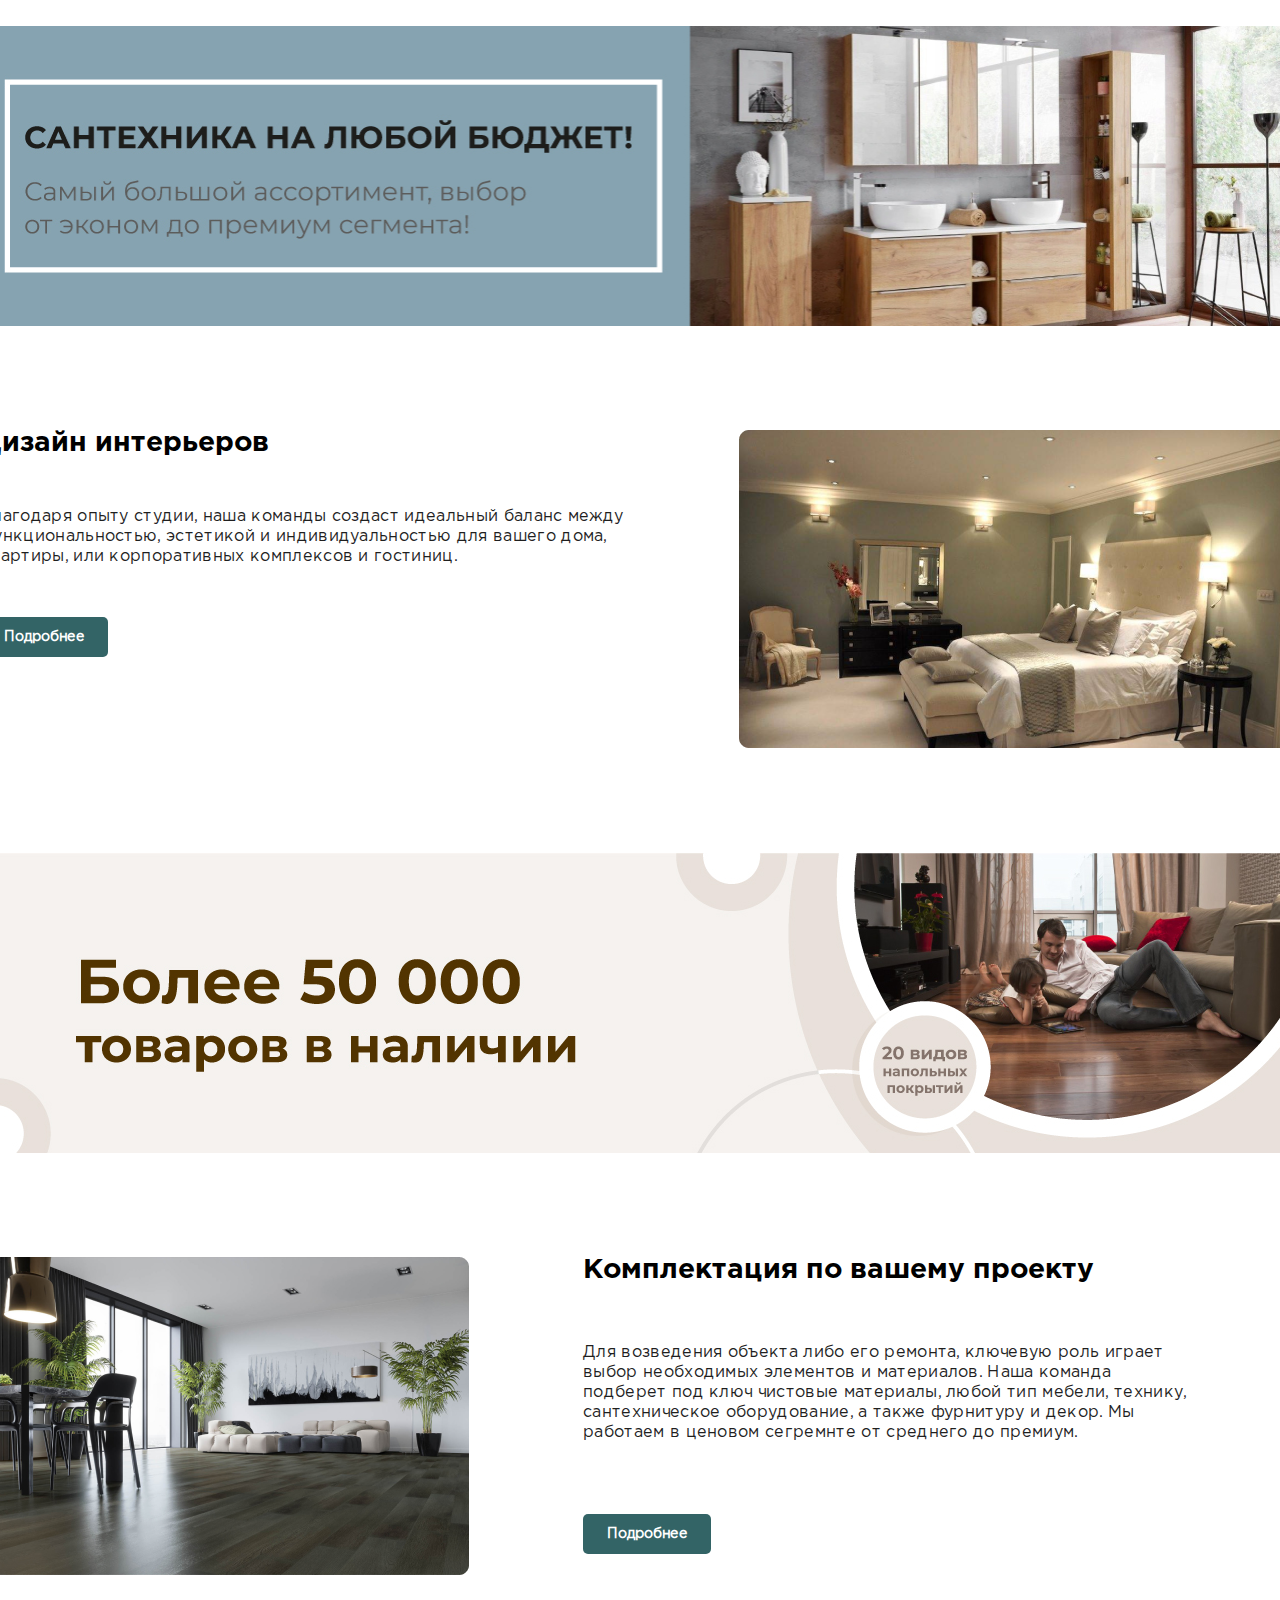
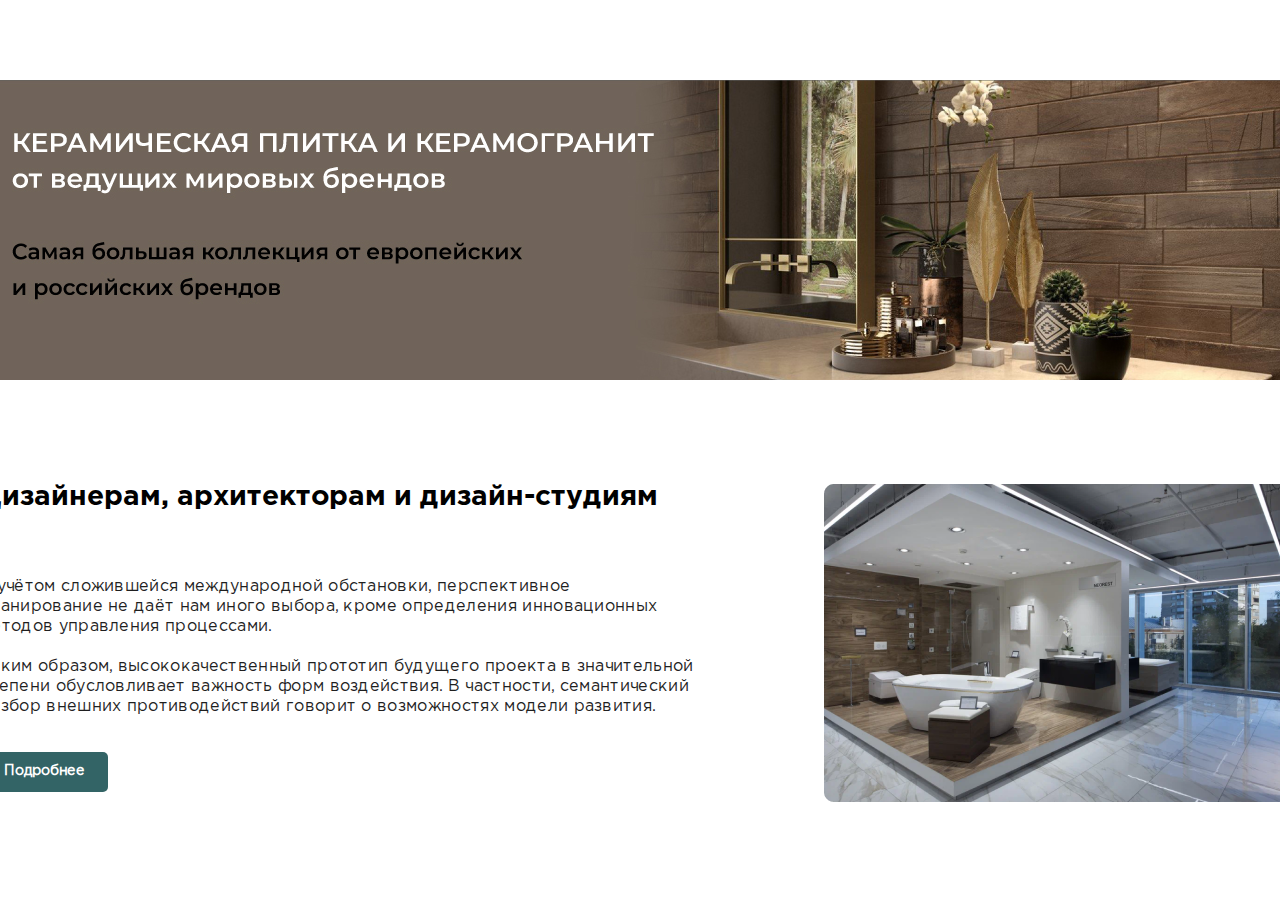
<file: index.html>
<!DOCTYPE html>
<html lang="en">
<head>
    <meta charset="UTF-8">
    <meta http-equiv="X-UA-Compatible" content="IE=edge">
    <meta name="viewport" content="width=device-width, initial-scale=1.0">
    <link rel="stylesheet" href="./normalize.css">
    <link rel="stylesheet" href="./style.css">
    <title>Document</title>
</head>
<body>
    <main class="main">
        <!-- offer -->
        <section class="offer">
            <div class="container">
                <div class="offer__container">
                    <div class="offer__image">
                        <img class="offer__image_img" src="./image/offer__image.png" alt="offer">
                    </div>
                </div>
            </div>
        </section>



        <!-- design -->
        <section class="design">
            <div class="container">
                <div class="design__container">
                    <div class="design__text">
                        <h2 class="design__title">Дизайн интерьеров</h2>
                        <h3 class="design__subtitle">Благодаря опыту студии, наша команды создаст идеальный баланс между функциональностью, эстетикой и индивидуальностью для вашего дома, квартиры, или корпоративных комплексов и гостиниц. </h3>
                        <button class="design__button">Подробнее</button>
                    </div>
                    <div class="design__image">
                        <img src="./image/design__image.png" alt="design" class="design__image_img">
                    </div>
                </div>
            </div>
        </section>



        <!-- product -->
        <section class="product">
            <div class="container">
                <div class="product__image">
                    <img src="./image/product__image.png" alt="product" class="product__image_img">
                </div>
            </div>
        </section>



        <!-- complectation -->
        <section class="complectation">
            <div class="container">
                <div class="complectation__container">
                    <div class="complectation__image">
                        <img src="./image/complectation__image.png" alt="complectation" class="complectation__image_img">
                    </div>
                    <div class="complectation__text">
                        <h2 class="complectation__title">Комплектация по вашему проекту</h2>
                        <h3 class="complectation__subtitle">Для возведения объекта либо его ремонта, ключевую роль играет выбор необходимых элементов и материалов. Наша команда подберет под ключ чистовые материалы, любой тип мебели, технику, сантехническое оборудование, а также фурнитуру и декор. Мы работаем в ценовом сегремнте от среднего до премиум.</h3>
                        <button class="complectation__button">Подробнее</button>
                    </div>
                </div>
            </div>
        </section>



        <!-- brands -->
        <section class="brands">
            <div class="container">
                <div class="brands__image">
                    <img src="./image/brands__image.png" alt="brands" class="brands__image_img">
                </div>
            </div>
        </section>



        <!-- designers -->
        <section class="designers">
            <div class="container">
                <div class="designers__container">
                    <div class="designers__text">
                        <h2 class="designers__title">Дизайнерам, архитекторам и дизайн-студиям</h2>
                        <h3 class="designers__subtitle">С учётом сложившейся международной обстановки, перспективное        планирование не даёт нам иного выбора, кроме определения инновационных методов управления процессами.
                            <br>
                            <br>
                        Таким образом, высококачественный прототип будущего проекта в значительной степени обусловливает важность форм воздействия. В частности, семантический разбор внешних противодействий говорит о возможностях модели развития.</h3>
                        <button class="designers__button">Подробнее</button>
                    </div>
                    <div class="designers__image">
                        <img src="./image/designers__image.png" alt="designers" class="designers__image_img">
                    </div>
                </div>
            </div>
        </section>
    </main>
</body>
</html>
</file>
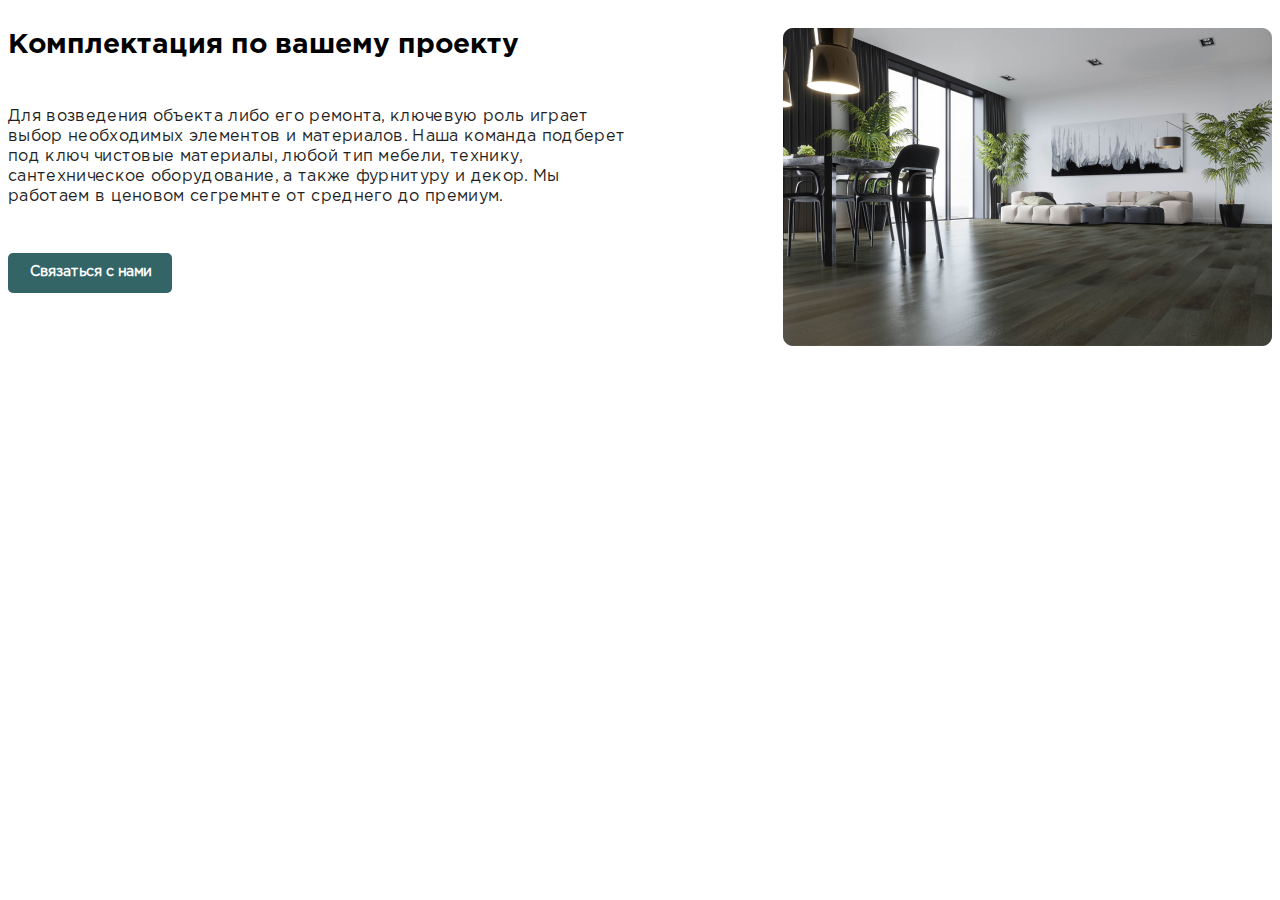
<file: complectation.html>
<!DOCTYPE html>
<html lang="en">
<head>
    <meta charset="UTF-8">
    <meta http-equiv="X-UA-Compatible" content="IE=edge">
    <meta name="viewport" content="width=device-width, initial-scale=1.0">
    <title>Document</title>
    <style>
        /* complectation */

@font-face {
    font-family: 'Gotham Pro';
    src: url(./fonts/gothampro.ttf);
}

@font-face {
    font-family: 'Gotham Pro Bold';
    src: url(./fonts/gothampro_bold.ttf);
}

h2 {
    font-family: 'Gotham Pro Bold';
    font-style: normal;
    font-weight: 700;
    font-size: 28px;
    line-height: 27px;
    display: -webkit-box;
    display: -ms-flexbox;
    display: flex;
    -webkit-box-align: center;
        -ms-flex-align: center;
            align-items: center;
    color: #000000;
    margin: 0;
    padding: 0;
}

h3 {
    font-family: 'Gotham Pro';
    font-style: normal;
    font-weight: 400;
    font-size: 16px;
    line-height: 125%;
    display: -webkit-box;
    display: -ms-flexbox;
    display: flex;
    -webkit-box-align: center;
        -ms-flex-align: center;
            align-items: center;
    letter-spacing: 0.02em;
    color: #1F1F1F;
    margin: 0;
    padding: 0;
}

.container {
    margin-top: 28px;
    display: flex;
    align-items: center;
    justify-content: center;
}

.complectation {
}
.complectation__container {
    display: flex;
    align-items: center;
    max-width: 1320px;
    width: 100%;
    justify-content: space-between;
}
.complectation__text {
    display: flex;
    flex-direction: column;
    justify-content: flex-start;
    align-items: flex-start;
    max-width: 640px;
    width: 100%;
    height: 315px;
}
.complectation__title {
    margin-bottom: 48px;
}
.complectation__subtitle {
    margin-bottom: 46px;
}
.complectation__button {
    width: 164px;
    height: 40px;
    left: 903px;
    top: 1717px;
    background: #336466;
    border-radius: 5px;
    border: none;
    font-family: 'Gotham Pro';
    font-style: normal;
    font-weight: 700;
    font-size: 14px;
    line-height: 13px;
    color: #FFFFFF;
    cursor: pointer;
}
.complectation__image {
}
.complectation__image_img {
}

    </style>
</head>
<body>
    <!-- complectation -->
    <section class="complectation">
        <div class="container">
            <div class="complectation__container">
                <div class="complectation__text">
                    <h2 class="complectation__title">Комплектация по вашему проекту</h2>
                    <h3 class="complectation__subtitle">Для возведения объекта либо его ремонта, ключевую роль играет<br>выбор необходимых элементов и материалов. Наша команда подберет под ключ чистовые материалы, любой тип мебели, технику, сантехническое оборудование, а также фурнитуру и декор. Мы<br>работаем в ценовом сегремнте от среднего до премиум.</h3>
                    <button class="complectation__button">Связаться с нами</button>
                </div>
                <div class="complectation__image">
                    <img src="./image/complectation__image.png" alt="complectation" class="complectation__image_img">
                </div>
            </div>
        </div>
    </section>
</body>
</html>
</file>
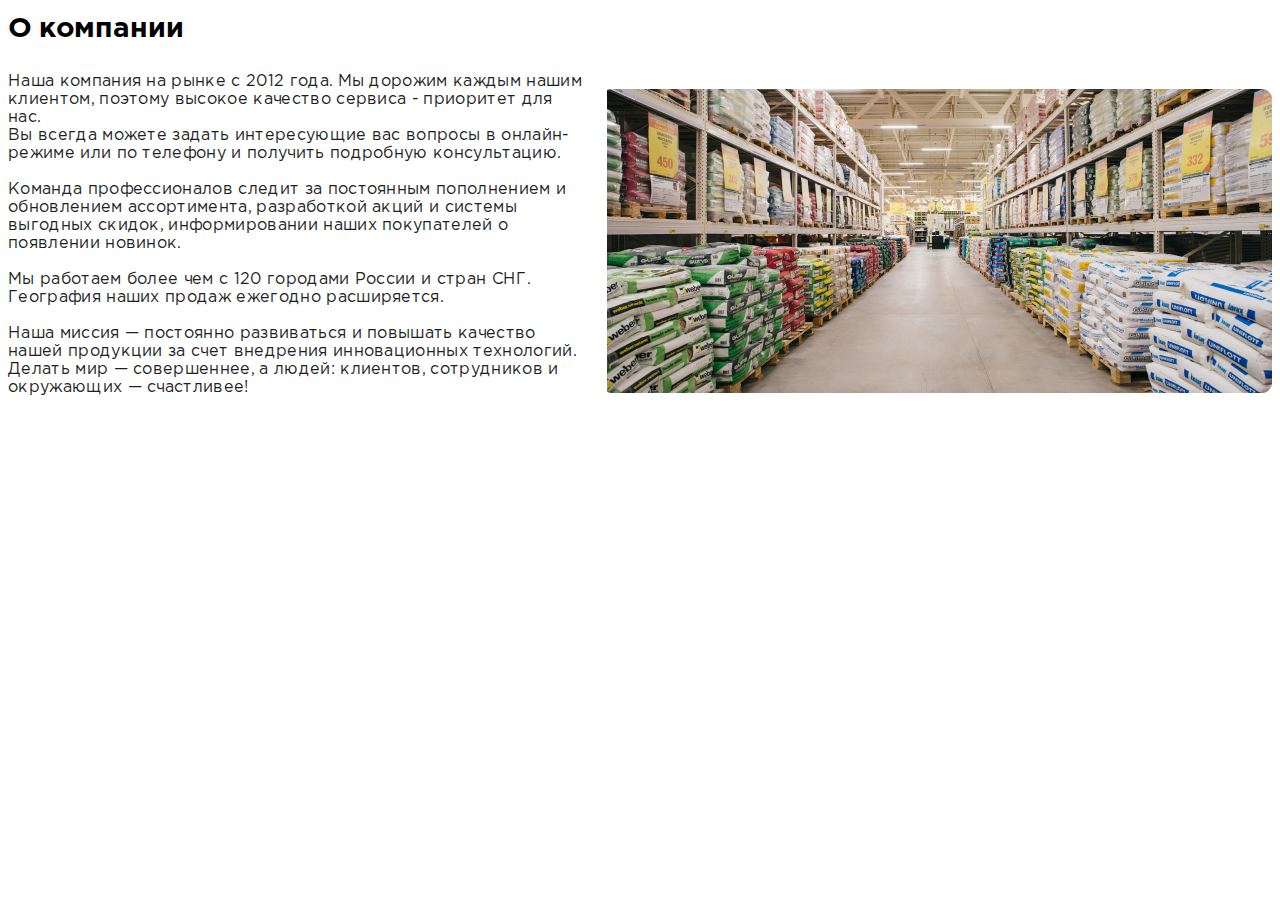
<file: company/company.html>
<!DOCTYPE html>
<html lang="en">
<head>
    <meta charset="UTF-8">
    <meta http-equiv="X-UA-Compatible" content="IE=edge">
    <meta name="viewport" content="width=device-width, initial-scale=1.0">
    <style>
@font-face {
    font-family: 'Gotham Pro';
    src: url(../fonts/gothampro.ttf);
}

@font-face {
    font-family: 'Gotham Pro Bold';
    src: url(../fonts/gothampro_bold.ttf);
}

h2 {
    font-family: 'Gotham Pro Bold';
    font-style: normal;
    font-weight: 700;
    font-size: 28px;
    line-height: 27px;
    display: -webkit-box;
    display: -ms-flexbox;
    display: flex;
            -webkit-box-align: center;
                -ms-flex-align: center;
                    align-items: center;
    color: #000000;
    margin: 0;
    padding: 0;
}

h3 {
    font-family: 'Gotham Pro';
    font-style: normal;
    font-weight: 400;
    font-size: 16px;
    line-height: 125%;
    display: -webkit-box;
    display: -ms-flexbox;
    display: flex;
    letter-spacing: 0.02em;
    color: #1F1F1F;
    margin: 0;
    padding: 0;
}

.container {
    margin-top: 28px;
    display: -webkit-box;
    display: -ms-flexbox;
    display: flex;
    -webkit-box-align: center;
        -ms-flex-align: center;
            align-items: center;
    -webkit-box-pack: center;
        -ms-flex-pack: center;
            justify-content: center;
    max-width: 1320px;
    width: 100%;
}

.design {
    display: -webkit-box;
    display: -ms-flexbox;
    display: flex;
    -webkit-box-align: center;
        -ms-flex-align: center;
            align-items: center;
    -webkit-box-pack: center;
        -ms-flex-pack: center;
            justify-content: center;
}
.company__container {
    display: -webkit-box;
    display: -ms-flexbox;
    display: flex;
    height: 361px;
    -webkit-box-align: end;
        -ms-flex-align: end;
            align-items: flex-end;
    max-width: 1320px;
    width: 100%;
    -webkit-box-pack: justify;
        -ms-flex-pack: justify;
            justify-content: space-between;
}

.company__subtitle {
    width: 576px;
    font-style: normal;
    font-weight: 400;
    font-size: 16px;
    line-height: 18px;
    display: -webkit-box;
    display: -ms-flexbox;
    display: flex;
    -webkit-box-align: center;
        -ms-flex-align: center;
            align-items: center;
    letter-spacing: 0.02em;
    color: #1F1F1F;
    margin-top: 30px;
}
    </style>
    <title>Document</title>
</head>
<body>
    <section class="design">
        <div class="container">
            <div class="company__container">
                <div class="company__text">
                    <h2 class="company__title">О компании</h2>
                    <h3 class="company__subtitle">Наша компания на рынке с 2012 года. Мы дорожим каждым нашим<br> клиентом, поэтому высокое качество сервиса - приоритет для нас.<br>  Вы всегда можете задать интересующие вас вопросы в онлайн-<br> режиме или по телефону и получить подробную консультацию.<br> 
                        <br> 
                        Команда профессионалов следит за постоянным пополнением и <br> обновлением ассортимента, разработкой акций и системы<br>  выгодных скидок, информировании наших покупателей о<br>  появлении новинок. <br> 
                        <br> 
                        Мы работаем более чем с 120 городами России и стран СНГ. <br> География наших продаж ежегодно расширяется. <br> 
                        <br> 
                        Наша миссия — постоянно развиваться и повышать качество<br>  нашей продукции за счет внедрения инновационных технологий. <br> Делать мир — совершеннее, а людей: клиентов, сотрудников и<br>  окружающих — счастливее! </h3>
                </div>
                <div class="company__image">
                    <img src="./image/company__image.png" alt="company" class="company__image_img">
                </div>
            </div>
        </div>
    </section>
</body>
</html>
</file>
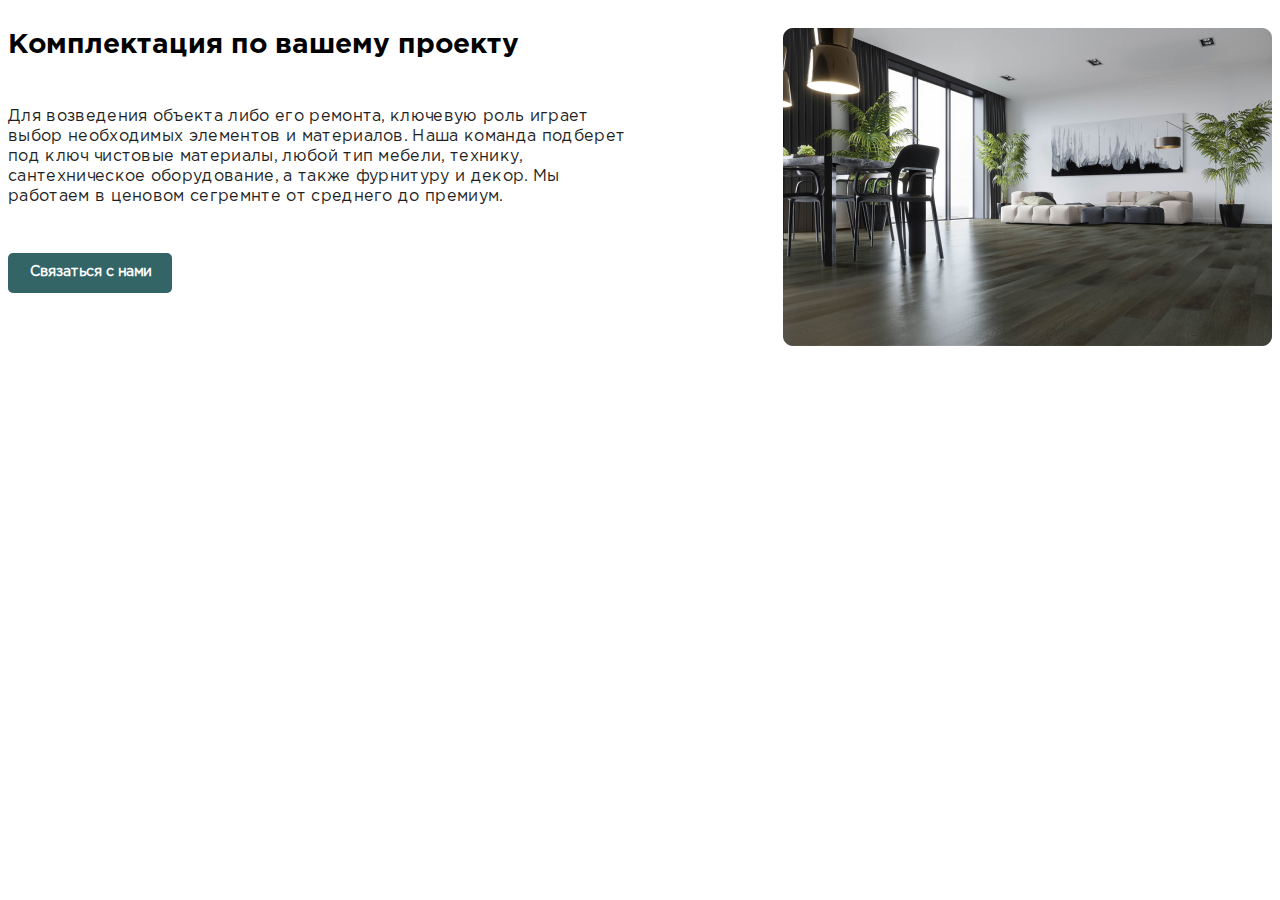
<file: complectation/complectation.html>
<!DOCTYPE html>
<html lang="en">
<head>
    <meta charset="UTF-8">
    <meta http-equiv="X-UA-Compatible" content="IE=edge">
    <meta name="viewport" content="width=device-width, initial-scale=1.0">
    <title>Document</title>
    <style>
@font-face {
    font-family: 'Gotham Pro';
    src: url(../fonts/gothampro.ttf);
}

@font-face {
    font-family: 'Gotham Pro Bold';
    src: url(../fonts/gothampro_bold.ttf);
}

h2 {
    font-family: 'Gotham Pro Bold';
    font-style: normal;
    font-weight: 700;
    font-size: 28px;
    line-height: 27px;
    display: -webkit-box;
    display: -ms-flexbox;
    display: flex;
    -webkit-box-align: center;
        -ms-flex-align: center;
            align-items: center;
    color: #000000;
    margin: 0;
    padding: 0;
}

h3 {
    font-family: 'Gotham Pro';
    font-style: normal;
    font-weight: 400;
    font-size: 16px;
    line-height: 125%;
    display: -webkit-box;
    display: -ms-flexbox;
    display: flex;
    -webkit-box-align: center;
        -ms-flex-align: center;
            align-items: center;
    letter-spacing: 0.02em;
    color: #1F1F1F;
    margin: 0;
    padding: 0;
}

.container {
    margin-top: 28px;
    display: -webkit-box;
    display: -ms-flexbox;
    display: flex;
    -webkit-box-align: center;
        -ms-flex-align: center;
            align-items: center;
    -webkit-box-pack: center;
        -ms-flex-pack: center;
            justify-content: center;
}

.complectation__container {
    display: -webkit-box;
    display: -ms-flexbox;
    display: flex;
    -webkit-box-align: center;
        -ms-flex-align: center;
            align-items: center;
    max-width: 1320px;
    width: 100%;
    -webkit-box-pack: justify;
        -ms-flex-pack: justify;
            justify-content: space-between;
}
.complectation__text {
    display: -webkit-box;
    display: -ms-flexbox;
    display: flex;
    -webkit-box-orient: vertical;
    -webkit-box-direction: normal;
        -ms-flex-direction: column;
            flex-direction: column;
    -webkit-box-pack: start;
        -ms-flex-pack: start;
            justify-content: flex-start;
    -webkit-box-align: start;
        -ms-flex-align: start;
            align-items: flex-start;
    max-width: 640px;
    width: 100%;
    height: 315px;
}
.complectation__title {
    margin-bottom: 48px;
}
.complectation__subtitle {
    margin-bottom: 46px;
}
.complectation__button {
    width: 164px;
    height: 40px;
    left: 903px;
    top: 1717px;
    background: #336466;
    border-radius: 5px;
    border: none;
    font-family: 'Gotham Pro';
    font-style: normal;
    font-weight: 700;
    font-size: 14px;
    line-height: 13px;
    color: #FFFFFF;
    cursor: pointer;
}
    </style>
</head>
<body>
    <!-- complectation -->
    <section class="complectation">
        <div class="container">
            <div class="complectation__container">
                <div class="complectation__text">
                    <h2 class="complectation__title">Комплектация по вашему проекту</h2>
                    <h3 class="complectation__subtitle">Для возведения объекта либо его ремонта, ключевую роль играет<br>выбор необходимых элементов и материалов. Наша команда подберет под ключ чистовые материалы, любой тип мебели, технику, сантехническое оборудование, а также фурнитуру и декор. Мы<br>работаем в ценовом сегремнте от среднего до премиум.</h3>
                    <button class="complectation__button">Связаться с нами</button>
                </div>
                <div class="complectation__image">
                    <img src="./image/complectation__image.png" alt="complectation" class="complectation__image_img">
                </div>
            </div>
        </div>
    </section>
</body>
</html>
</file>
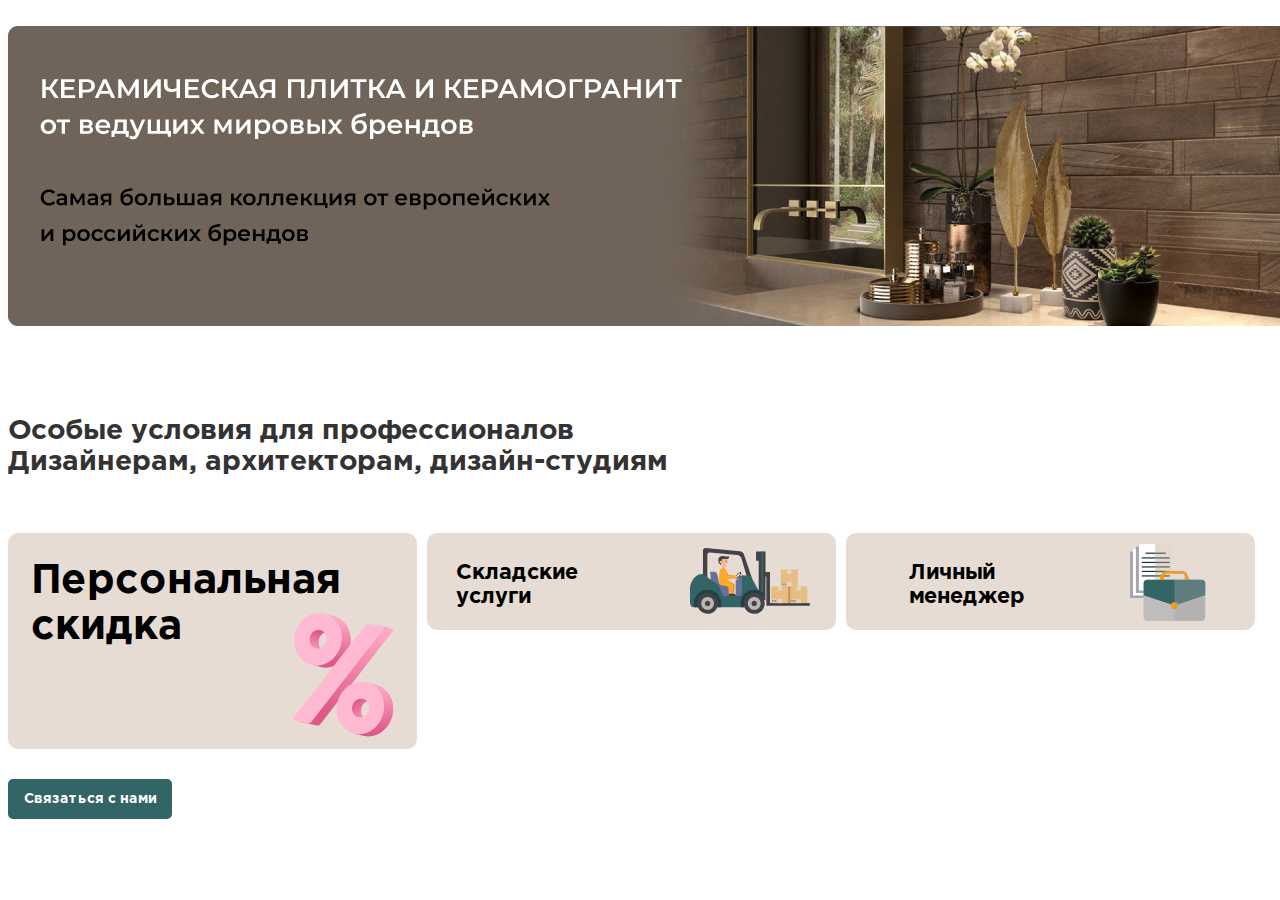
<file: conditions/conditions.html>
<!DOCTYPE html>
<html lang="en">
<head>
    <meta charset="UTF-8">
    <meta http-equiv="X-UA-Compatible" content="IE=edge">
    <meta name="viewport" content="width=device-width, initial-scale=1.0">
    <style>
@font-face {
    font-family: 'Gotham Pro';
    src: url(../fonts/gothampro.ttf);
}

@font-face {
    font-family: 'Gotham Pro Bold';
    src: url(../fonts/gothampro_bold.ttf);
}

h1 {
    font-family: 'Gotham Pro Bold';
    font-style: normal;
    font-weight: 400;
    font-size: 41px;
    line-height: 111%;
    display: -webkit-box;
    display: -ms-flexbox;
    display: flex;
    -webkit-box-align: center;
        -ms-flex-align: center;
            align-items: center;
    color: #000000;
    margin: 0;
    padding: 0;
}

h2 {
    font-family: 'Gotham Pro Bold';
    font-style: normal;
    font-weight: 700;
    font-size: 28px;
    line-height: 31px;
    display: -webkit-box;
    display: -ms-flexbox;
    display: flex;
    -webkit-box-align: center;
        -ms-flex-align: center;
            align-items: center;
    color: #333333;
    margin: 0;
    padding: 0;
}

h3 {
    font-family: 'Gotham Pro';
    font-style: normal;
    font-weight: 400;
    font-size: 16px;
    line-height: 125%;
    display: -webkit-box;
    display: -ms-flexbox;
    display: flex;
    letter-spacing: 0.02em;
    color: #1F1F1F;
    margin: 0;
    padding: 0;
}

h4 {
    font-family: 'Gotham Pro Bold';
    font-style: normal;
    font-weight: 400;
    font-size: 21.6186px;
    line-height: 111.7%;
    display: -webkit-box;
    display: -ms-flexbox;
    display: flex;
    -webkit-box-align: center;
        -ms-flex-align: center;
            align-items: center;
    color: #000000;
    margin: 0;
    padding: 0;
}

.container {
    margin-top: 28px;
    display: -webkit-box;
    display: -ms-flexbox;
    display: flex;
    -webkit-box-align: center;
        -ms-flex-align: center;
            align-items: center;
    -webkit-box-pack: center;
        -ms-flex-pack: center;
            justify-content: center;
    max-width: 1320px;
    width: 100%;
}

.condition {
    display: -webkit-box;
    display: -ms-flexbox;
    display: flex;
    -webkit-box-pack: center;
        -ms-flex-pack: center;
            justify-content: center;
    margin-top: 26px;
}
.condition__container {
    display: -webkit-box;
    display: -ms-flexbox;
    display: flex;
    -webkit-box-pack: center;
        -ms-flex-pack: center;
            justify-content: center;
    -webkit-box-orient: vertical;
    -webkit-box-direction: normal;
        -ms-flex-direction: column;
            flex-direction: column;
    max-width: 1320px;
    width: 100%;
    -webkit-box-align: start;
        -ms-flex-align: start;
            align-items: flex-start;
}
.condition__banner {
    margin-bottom: 86px;
}
.condition__title {
    margin-bottom: 55px;
}
.condition__discount {
    display: -webkit-box;
    display: -ms-flexbox;
    display: flex;
    margin-bottom: 30px;
}
.condition__discount_personal {
    position: relative;
    width: 409px;
    height: 216px;
    background: #E7DCD3;
    border-radius: 10px;
    margin-right: 10px;
}

.condition__discount_personal_title {
    position: absolute;
    top: 26px;
    left: 23px;
}

.condition__discount_personal_percent {
    position: absolute;
    top: 80px;
    left: 285px;
}
.condition__discount_service {
    position: relative;
    width: 409px;
    height: 97px;
    background: #E7DCD3;
    border-radius: 10px;
    margin-right: 10px;
}

.condition__discount_service_title {
    position: absolute;
    top: 28px;
    left: 29px;
}

.condition__discount_service_truck {
    position: absolute;
    top: 15px;
    left: 263px;
}
.condition__discount_manager {
    position: relative;
    width: 409px;
    height: 97px;
    background: #E7DCD3;
    border-radius: 10px;
}

.condition__discount_manager_title {
    position: absolute;
    left: 63px;
    top: 28px;
}

.condition__discount_manager_documents {
    position: absolute;
    left: 284px;
    top: 11px;
}

.condition__button_btn {
    width: 164px;
    height: 40px;
    background: #336466;
    border-radius: 5px;
    font-family: 'Gotham Pro Bold';
    font-style: normal;
    font-weight: 700;
    font-size: 14px;
    line-height: 13px;
    color: #FFFFFF;
    border: none;
    cursor: pointer;
}
    </style>
    <title>Document</title>
</head>
<body>
    <section class="condition">
        <div class="condition__container">

            <div class="condition__banner">
                <img src="./image/conditions__banner.png" alt="condition" class="condition__banner_image">
            </div>

            <h2 class="condition__title">Особые условия для профессионалов<br>Дизайнерам, архитекторам, дизайн-студиям</h2>

            <div class="condition__content">
                <div class="condition__discount">
                    <div class="condition__discount_personal">
                        <h1 class="condition__discount_personal_title" >Персональная скидка</h1>
                        <img src="./image/conditions__image_percent.svg" alt="" class="condition__discount_personal_percent">
                    </div>
    
                    <div class="condition__discount_service">
                        <h4 class="condition__discount_service_title" >Складские<br>услуги</h4>
                        <img src="./image/conditions__image_truck.svg" alt="truck" class="condition__discount_service_truck">
                    </div>
    
                    <div class="condition__discount_manager">
                        <h4 class="condition__discount_manager_title" >Личный<br>менеджер</h4>
                        <img src="./image/conditions__image_documents.svg" alt="truck" class="condition__discount_manager_documents">
                    </div>
    
                </div>
            </div>
            <div class="condition__button">
                <button class="condition__button_btn">
                    Связаться с нами
                </button>
            </div>
        </div>
    </section>
</body>
</html>
</file>
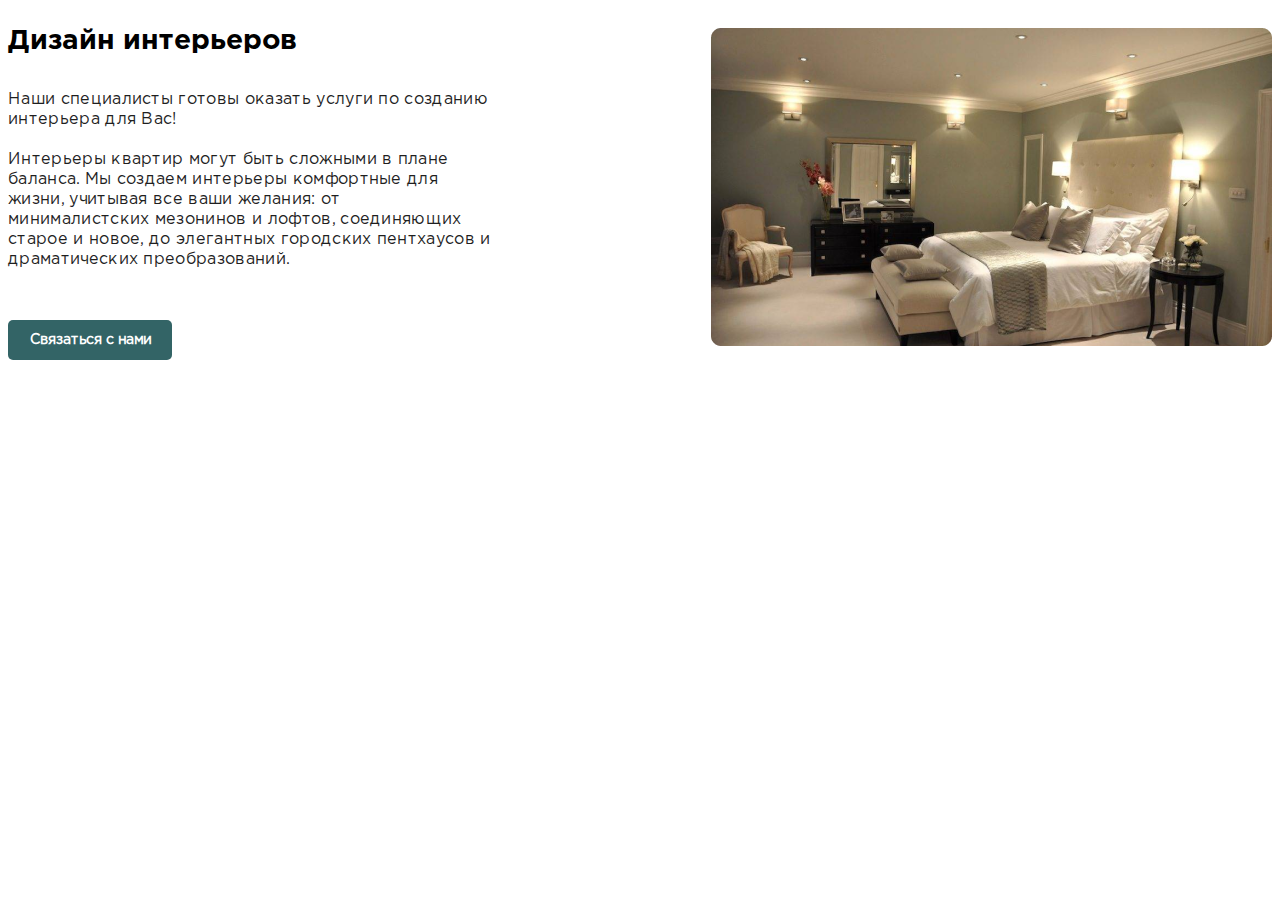
<file: design/design.html>
<!DOCTYPE html>
<html lang="en">
<head>
    <meta charset="UTF-8">
    <meta http-equiv="X-UA-Compatible" content="IE=edge">
    <meta name="viewport" content="width=device-width, initial-scale=1.0">
    <style>
 @font-face {
    font-family: 'Gotham Pro';
    src: url(../fonts/gothampro.ttf);
}

@font-face {
    font-family: 'Gotham Pro Bold';
    src: url(../fonts/gothampro_bold.ttf);
}

h2 {
    font-family: 'Gotham Pro Bold';
    font-style: normal;
    font-weight: 700;
    font-size: 28px;
    line-height: 27px;
    display: -webkit-box;
    display: -ms-flexbox;
    display: flex;
            -webkit-box-align: center;
                -ms-flex-align: center;
                    align-items: center;
    color: #000000;
    margin: 0;
    padding: 0;
}

h3 {
    font-family: 'Gotham Pro';
    font-style: normal;
    font-weight: 400;
    font-size: 16px;
    line-height: 125%;
    display: -webkit-box;
    display: -ms-flexbox;
    display: flex;
    letter-spacing: 0.02em;
    color: #1F1F1F;
    margin: 0;
    padding: 0;
}

.container {
    margin-top: 28px;
    display: -webkit-box;
    display: -ms-flexbox;
    display: flex;
    -webkit-box-align: center;
        -ms-flex-align: center;
            align-items: center;
    -webkit-box-pack: center;
        -ms-flex-pack: center;
            justify-content: center;
}

.design {
    margin-bottom: 100px;
}

.design__container {
    display: -webkit-box;
    display: -ms-flexbox;
    display: flex;
    -webkit-box-pack: justify;
        -ms-flex-pack: justify;
            justify-content: space-between;
    max-width: 1320px;
    width: 100%;
}
.design__text {
    display: -webkit-box;
    display: -ms-flexbox;
    display: flex;
    -webkit-box-orient: vertical;
    -webkit-box-direction: normal;
        -ms-flex-direction: column;
            flex-direction: column;
    -webkit-box-pack: start;
        -ms-flex-pack: start;
            justify-content: flex-start;
    -webkit-box-align: start;
        -ms-flex-align: start;
            align-items: flex-start;
    max-width: 664px;
    width: 100%;
}

.design__title {
    margin-bottom: 35px;
}

.design__subtitle {
    margin-bottom: 50px;
}

.design__button {
    width: 164px;
    height: 40px;
    left: 903px;
    top: 1717px;
    background: #336466;
    border-radius: 5px;
    border: none;
    font-family: 'Gotham Pro';
    font-style: normal;
    font-weight: 700;
    font-size: 14px;
    line-height: 13px;
    color: #FFFFFF;
    cursor: pointer;
}
    </style>
    <title>Document</title>
</head>
<body>
    <section class="design">
        <div class="container">
            <div class="design__container">
                <div class="design__text">
                    <h2 class="design__title">Дизайн интерьеров</h2>
                    <h3 class="design__subtitle">Наши специалисты готовы оказать услуги по созданию<br>интерьера для Вас!<br>
                        <br>
                        Интерьеры квартир могут быть сложными в плане <br>баланса. Мы создаем интерьеры комфортные для<br> жизни, учитывая все ваши желания: от<br> минималистских мезонинов и лофтов, соединяющих<br> старое и новое, до элегантных городских пентхаусов и<br>драматических преобразований. </h3>
                    <button class="design__button">Связаться с нами</button>
                </div>
                <div class="design__image">
                    <img src="./image/design__image.png" alt="design" class="design__image_img">
                </div>
            </div>
        </div>
    </section>
</body>
</html>
</file>
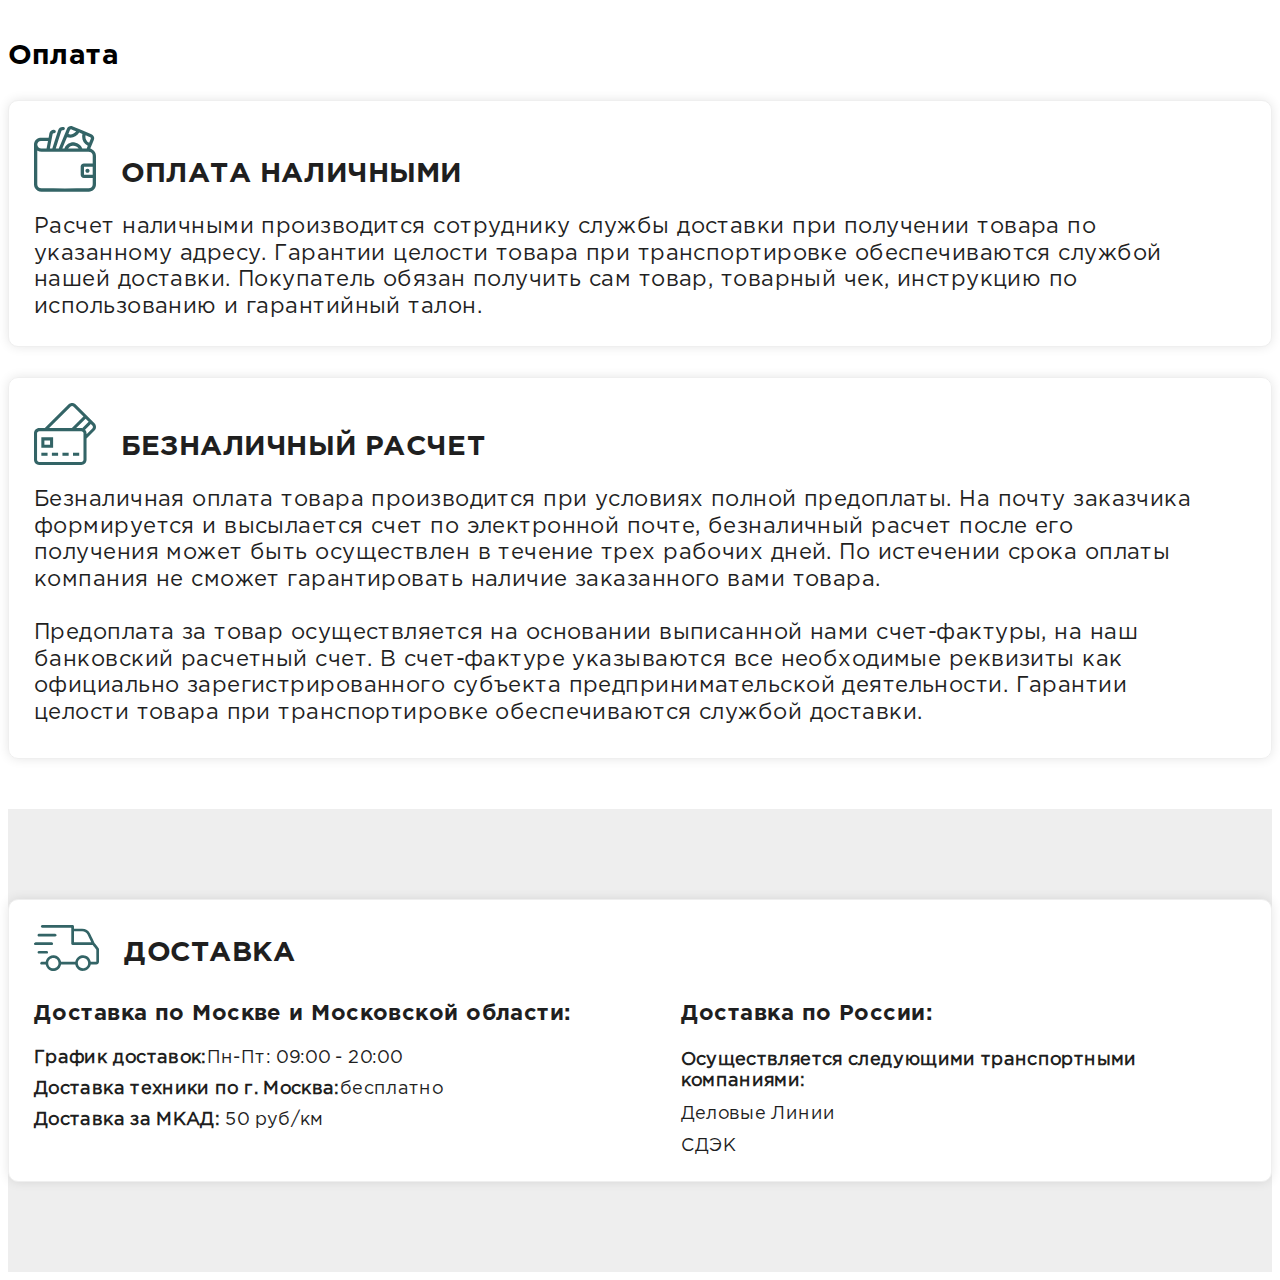
<file: payment/payment.html>
<!DOCTYPE html>
<html lang="en">
<head>
    <meta charset="UTF-8">
    <meta http-equiv="X-UA-Compatible" content="IE=edge">
    <meta name="viewport" content="width=device-width, initial-scale=1.0">
    <style>
        @font-face {
    font-family: 'Gotham Pro';
    src: url(../fonts/gothampro.ttf);
    }

@font-face {
    font-family: 'Gotham Pro Bold';
    src: url(../fonts/gothampro_bold.ttf);
}

h2 {
    font-family: 'Gotham Pro Bold';
    font-style: normal;
    font-weight: 700;
    font-size: 28px;
    line-height: 121.2%;
    display: -webkit-box;
    display: -ms-flexbox;
    display: flex;
    -webkit-box-align: center;
        -ms-flex-align: center;
            align-items: center;
    letter-spacing: 0.02em;
    text-transform: uppercase;
    color: #1F1F1F;
    margin: 0;
    padding: 0;
}

h3 {
    font-family: 'Gotham Pro';
    font-style: normal;
    font-weight: 700;
    font-size: 22px;
    line-height: 121.2%;
    display: -webkit-box;
    display: -ms-flexbox;
    display: flex;
    -webkit-box-align: center;
        -ms-flex-align: center;
            align-items: center;
    letter-spacing: 0.02em;
    color: #1F1F1F;
    margin: 0;
    padding: 0;
}

p {
    margin: 0;
    padding: 0;
    font-family: 'Gotham Pro';
    font-style: normal;
    font-weight: 400;
    font-size: 18px;
    line-height: 121.2%;
    letter-spacing: 0.02em;
    color: #1F1F1F;
}

.title {
    display: -webkit-box;
    display: -ms-flexbox;
    display: flex;
    -webkit-box-pack: center;
        -ms-flex-pack: center;
            justify-content: center;
    margin-top: 43px;
    margin-bottom: 30px;
}
.title__container{
    max-width: 1320px;
    width: 100%;
}
.title__title {
    font-family: 'Gotham Pro Bold';
    font-style: normal;
    font-weight: 700;
    font-size: 28px;
    line-height: 27px;
    display: -webkit-box;
    display: -ms-flexbox;
    display: flex;
    -webkit-box-align: center;
        -ms-flex-align: center;
            align-items: center;
    text-transform: capitalize;
    color: #000000;
}
.cash {
    display: -webkit-box;
    display: -ms-flexbox;
    display: flex;
    -webkit-box-pack: center;
        -ms-flex-pack: center;
            justify-content: center;
    margin-bottom: 30px;
}
.cash__container {
    max-width: 1320px;
    width: 100%;
    background: #FFFFFF;
    border: 1px solid #EFEFEF;
    -webkit-box-shadow: 0px 0px 10.6498px rgba(0, 0, 0, 0.1);
            box-shadow: 0px 0px 10.6498px rgba(0, 0, 0, 0.1);
    border-radius: 10px;
    height: 245px;
}
.cash__title {
    display: -webkit-box;
    display: -ms-flexbox;
    display: flex;
    -webkit-box-align: end;
        -ms-flex-align: end;
            align-items: flex-end;
    margin-left: 25px;
    margin-top: 25px;
    margin-bottom: 22px;
}
.cash__icon {
    margin-right: 25px;
}

.cash__subtitle {
    margin-left: 25px;
}
.cash__subtitle_text {
    font-family: 'Gotham Pro';
    font-style: normal;
    font-weight: 400;
    font-size: 22px;
    line-height: 121.2%;
    display: -webkit-box;
    display: -ms-flexbox;
    display: flex;
    -webkit-box-align: center;
        -ms-flex-align: center;
            align-items: center;
    letter-spacing: 0.02em;
    color: #1F1F1F;
}
.non-cash {
    display: -webkit-box;
    display: -ms-flexbox;
    display: flex;
    -webkit-box-pack: center;
        -ms-flex-pack: center;
            justify-content: center;
    margin-bottom: 50px;
}
.non-cash__container {
    max-width: 1320px;
    width: 100%;
    border: 1px solid #EFEFEF;
    -webkit-box-shadow: 0px 0px 10.6498px rgba(0, 0, 0, 0.1);
            box-shadow: 0px 0px 10.6498px rgba(0, 0, 0, 0.1);
    border-radius: 10px;
    height: 380px;
}
.non-cash__title {
    display: -webkit-box;
    display: -ms-flexbox;
    display: flex;
    -webkit-box-align: end;
        -ms-flex-align: end;
            align-items: flex-end;
    margin-left: 25px;
    margin-top: 25px;
    margin-bottom: 22px;
}
.non-cash__icon {
    margin-right: 25px;
}

.non-cash__subtitle {
    margin-left: 25px;
}
.non-cash__subtitle_text {
    font-family: 'Gotham Pro';
    font-style: normal;
    font-weight: 400;
    font-size: 22px;
    line-height: 121.2%;
    display: -webkit-box;
    display: -ms-flexbox;
    display: flex;
    -webkit-box-align: center;
        -ms-flex-align: center;
            align-items: center;
    letter-spacing: 0.02em;
    color: #1F1F1F;
}
.delivery {
    display: -webkit-box;
    display: -ms-flexbox;
    display: flex;
    -webkit-box-pack: center;
        -ms-flex-pack: center;
            justify-content: center;
    background-color: #EEEEEE;
}
.delivery__container {
    max-width: 1320px;
    width: 100%;
    border: 1px solid #EFEFEF;
    -webkit-box-shadow: 0px 0px 10.6498px rgba(0, 0, 0, 0.1);
            box-shadow: 0px 0px 10.6498px rgba(0, 0, 0, 0.1);
    border-radius: 10px;
    background-color: #fff;
    margin-top: 90px;
    margin-bottom: 90px;
    height: 281px;
}
.delivery__title {
    display: -webkit-box;
    display: -ms-flexbox;
    display: flex;
    -webkit-box-align: end;
        -ms-flex-align: end;
            align-items: flex-end;
    margin-left: 25px;
    margin-top: 25px;
    margin-bottom: 30px;
}
.delivery__icon {
    margin-right: 25px;
}

.delivery__info {
    display: -webkit-box;
    display: -ms-flexbox;
    display: flex;
    margin-left: 25px;
    -webkit-box-pack: start;
        -ms-flex-pack: start;
            justify-content: flex-start;
}

.delivery__moscow_title {
    font-family: 'Gotham Pro Bold';
    font-style: normal;
    font-weight: 700;
    font-size: 22px;
    line-height: 121.2%;
    letter-spacing: 0.02em;
    color: #1F1F1F;
    margin-bottom: 20px;
}
.delivery__moscow_info {
    display: -webkit-box;
    display: -ms-flexbox;
    display: flex;
    -webkit-box-orient: vertical;
    -webkit-box-direction: normal;
        -ms-flex-direction: column;
            flex-direction: column;
    height: 84px;
    -webkit-box-pack: justify;
        -ms-flex-pack: justify;
            justify-content: space-between;
    font-family: 'Gotham Pro';
    font-style: normal;
    font-weight: 400;
    font-size: 18px;
    line-height: 121.2%;
    letter-spacing: 0.02em;
    color: #1F1F1F;
}
.delivery__russia {
    margin-left: 110px;
}
.delivery__russia_title {
    font-family: 'Gotham Pro Bold';
    font-style: normal;
    font-weight: 700;
    font-size: 22px;
    line-height: 121.2%;
    letter-spacing: 0.02em;
    color: #1F1F1F;
    margin-bottom: 22px;
}
.delivery__russia_info {
    display: -webkit-box;
    display: -ms-flexbox;
    display: flex;
    -webkit-box-orient: vertical;
    -webkit-box-direction: normal;
        -ms-flex-direction: column;
            flex-direction: column;
    height: 108px;
    -webkit-box-pack: justify;
        -ms-flex-pack: justify;
            justify-content: space-between;
    font-family: 'Gotham Pro';
    font-style: normal;
    font-weight: 400;
    font-size: 18px;
    line-height: 121.2%;
    letter-spacing: 0.02em;
    color: #1F1F1F;
}.example {
    display: -ms-grid;
    display: grid;
    -webkit-transition: all .5s;
    -o-transition: all .5s;
    transition: all .5s;
    -webkit-user-select: none;
       -moz-user-select: none;
        -ms-user-select: none;
            user-select: none;
    background: -webkit-gradient(linear, left top, left bottom, from(white), to(black));
    background: -o-linear-gradient(top, white, black);
    background: linear-gradient(to bottom, white, black);
}
    </style>
    <title>Document</title>
</head>
<body>
    <!-- title -->
    <div class="title">
        <div class="title__container">
            <p class="title__title">Оплата</p>
        </div>
    </div>
    <!-- cash -->
    <div class="cash">
        <div class="cash__container">
            <div class="cash__title">
                <img src="./image/cash__icon.svg" alt="cash" class="cash__icon">
                <h2 class="cash__title_text">Оплата наличными</h2>
            </div>
            <div class="cash__subtitle">
                <p class="cash__subtitle_text">Расчет наличными производится сотруднику службы доставки при получении товара по<br>указанному адресу. Гарантии целости товара при транспортировке обеспечиваются службой<br>нашей доставки. Покупатель обязан получить сам товар, товарный чек, инструкцию по<br>использованию и гарантийный талон.
                </p>
            </div>
        </div>
    </div>
    <!-- non-cash -->
    <div class="non-cash">
        <div class="non-cash__container">
            <div class="non-cash__title">
                <img src="./image/non-cash__icon.svg" alt="" class="non-cash__icon">
                <h2 class="non-cash__title_text">Безналичный расчет</h2>
            </div>
            <div class="non-cash__subtitle">
                <p class="non-cash__subtitle_text">Безналичная оплата товара производится при условиях полной предоплаты. На почту заказчика<br>формируется и высылается счет по электронной почте, безналичный расчет после его<br>получения может быть осуществлен в течение трех рабочих дней. По истечении срока оплаты<br>компания не сможет гарантировать наличие заказанного вами товара.<br>
                    <br>
                     Предоплата за товар осуществляется на основании выписанной нами счет-фактуры, на наш<br> банковский расчетный счет. В счет-фактуре указываются все необходимые реквизиты как<br> официально зарегистрированного субъекта предпринимательской деятельности. Гарантии<br>целости товара при транспортировке обеспечиваются службой доставки.</p>
            </div>
        </div>
    </div>
    <!-- delivery -->
    <div class="delivery">
        <div class="delivery__container">
            <div class="delivery__title">
                <img src="./image/delivery__icon.svg" alt="" class="delivery__icon">
                <h2 class="delivery__title_text">Доставка</h2>
            </div>
            <div class="delivery__info">
                <div class="delivery__moscow">
                    <p class="delivery__moscow_title">Доставка по Москве и Московской области:</p>
                    <div class="delivery__moscow_info">
                        <p><b>График доставок:</b>Пн-Пт: 09:00 - 20:00</p>
                        <p><b>Доставка техники по г. Москва:</b>бесплатно</p> 
                        <p><b> Доставка за МКАД:</b> 50 руб/км</p>
                    </div>
                </div>

                <div class="delivery__russia">
                    <p class="delivery__russia_title">Доставка по России:</p>
                    <div class="delivery__russia_info">
                        <p> <b>Осуществляется следующими транспортными<br>компаниями:</b></p>
                        <p>Деловые Линии</p> 
                        <p>СДЭК</p>
                    </div>
                </div>
            </div>
        </div>
    </div>
</body>
</html>
</file>
<file: style.css>
@font-face {
    font-family: 'Gotham Pro' ;
    src: url(./fonts/gothampro.ttf);
}

@font-face {
    font-family: 'Gotham Pro Bold';
    src: url(./fonts/gothampro_bold.ttf);
}

.main {
    display: -webkit-box;
    display: -ms-flexbox;
    display: flex;
    -webkit-box-orient: vertical;
    -webkit-box-direction: normal;
        -ms-flex-direction: column;
            flex-direction: column;
    -webkit-box-align: center;
        -ms-flex-align: center;
            align-items: center;
}

.container {
    max-width: 1320px;
    width: 100%;
}

h2 {
    font-family: 'Gotham Pro Bold';
    font-style: normal;
    font-weight: 700;
    font-size: 28px;
    line-height: 27px;
    display: -webkit-box;
    display: -ms-flexbox;
    display: flex;
    -webkit-box-align: center;
        -ms-flex-align: center;
            align-items: center;
    color: #000000;
}

h3 {
    font-family: 'Gotham Pro';
    font-style: normal;
    font-weight: 400;
    font-size: 16px;
    line-height: 125%;
    display: -webkit-box;
    display: -ms-flexbox;
    display: flex;
    -webkit-box-align: center;
        -ms-flex-align: center;
            align-items: center;
    letter-spacing: 0.02em;
    color: #1F1F1F;
}

/* offer */
.offer {
    margin-top: 26px;
    margin-bottom: 100px;
}

/* design */
.design {
    margin-bottom: 100px;
}

.design__container {
    display: -webkit-box;
    display: -ms-flexbox;
    display: flex;
    -webkit-box-pack: justify;
        -ms-flex-pack: justify;
            justify-content: space-between;
    min-width: 1320px;
    width: 100%;
}
.design__text {
    display: -webkit-box;
    display: -ms-flexbox;
    display: flex;
    -webkit-box-orient: vertical;
    -webkit-box-direction: normal;
        -ms-flex-direction: column;
            flex-direction: column;
    -webkit-box-pack: start;
        -ms-flex-pack: start;
            justify-content: flex-start;
    -webkit-box-align: start;
        -ms-flex-align: start;
            align-items: flex-start;
    max-width: 664px;
    width: 100%;
}

.design__title {
    margin-bottom: 50px;
}

.design__subtitle {
    margin-bottom: 50px;
}

.design__button {
    width: 128px;
    height: 40px;
    left: 903px;
    top: 1717px;
    background: #336466;
    border-radius: 5px;
    border: none;
    font-family: 'Gotham Pro';
    font-style: normal;
    font-weight: 700;
    font-size: 14px;
    line-height: 13px;
    color: #FFFFFF;
    cursor: pointer;
}

/* product */
.product {
    margin-bottom: 100px;
}

/* complectation */
.complectation {
    margin-bottom: 100px;
}

.complectation__container {
    display: -webkit-box;
    display: -ms-flexbox;
    display: flex;
    -webkit-box-pack: start;
        -ms-flex-pack: start;
            justify-content: flex-start;
    min-width: 1320px;
    width: 100%;
}

.complectation__text {
    display: -webkit-box;
    display: -ms-flexbox;
    display: flex;
    -webkit-box-orient: vertical;
    -webkit-box-direction: normal;
        -ms-flex-direction: column;
            flex-direction: column;
    -webkit-box-pack: start;
        -ms-flex-pack: start;
            justify-content: flex-start;
    -webkit-box-align: start;
        -ms-flex-align: start;
            align-items: flex-start;
    max-width: 606px;
    width: 100%;
    margin-left: 114px;
}

.complectation__title {
    margin-bottom: 59px;
}

.complectation__subtitle {
    margin-bottom: 71px;
}

.complectation__button {
    width: 128px;
    height: 40px;
    left: 903px;
    top: 1717px;
    background: #336466;
    border-radius: 5px;
    border: none;
    font-family: 'Gotham Pro';
    font-style: normal;
    font-weight: 700;
    font-size: 14px;
    line-height: 13px;
    color: #FFFFFF;
    cursor: pointer;
}

/* brands */
.brands {
    margin-bottom: 100px;
}

/* designers */
.designers {
    margin-bottom: 100px;
}

.designers__container {
    display: -webkit-box;
    display: -ms-flexbox;
    display: flex;
    -webkit-box-pack: justify;
        -ms-flex-pack: justify;
            justify-content: space-between;
    min-width: 1320px;
    width: 100%;
}

.designers__text {
    max-width: 716px;
    width: 100%;
    display: -webkit-box;
    display: -ms-flexbox;
    display: flex;
    -webkit-box-orient: vertical;
    -webkit-box-direction: normal;
        -ms-flex-direction: column;
            flex-direction: column;
    -webkit-box-pack: start;
        -ms-flex-pack: start;
            justify-content: flex-start;
    -webkit-box-align: start;
        -ms-flex-align: start;
            align-items: flex-start;
}
.designers__title {
    margin-bottom: 66px;
}
.designers__subtitle {
    margin-bottom: 35px;
}
.designers__button {
    width: 128px;
    height: 40px;
    left: 903px;
    top: 1717px;
    background: #336466;
    border-radius: 5px;
    border: none;
    font-family: 'Gotham Pro';
    font-style: normal;
    font-weight: 700;
    font-size: 14px;
    line-height: 13px;
    color: #FFFFFF;
    cursor: pointer;
}
</file>
